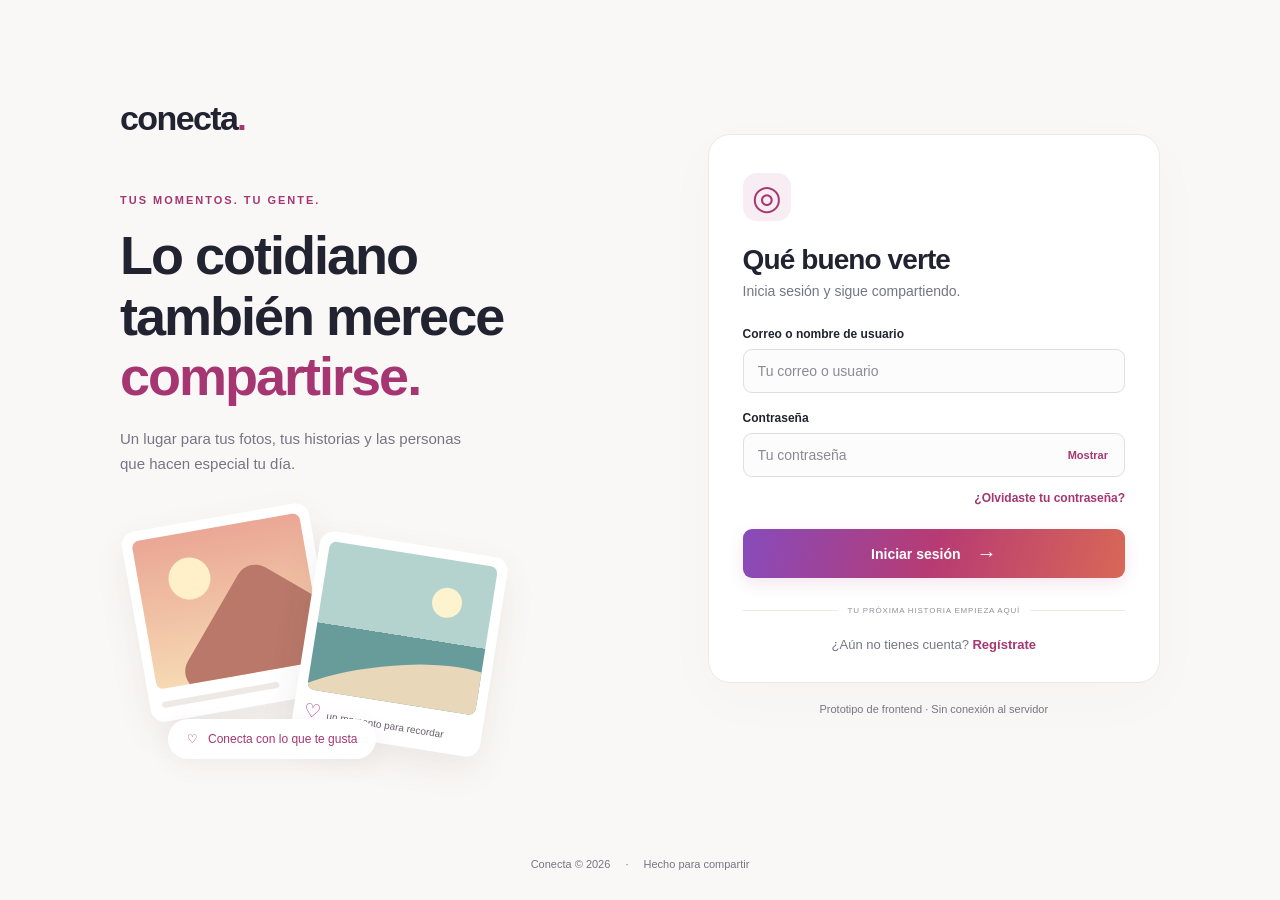
<file: index.html>
<!DOCTYPE html>
<html lang="es">
<head>
  <meta charset="UTF-8">
  <meta name="viewport" content="width=device-width, initial-scale=1.0">
  <title>Conecta · Iniciar sesión</title>
  <link rel="stylesheet" href="estilos.css">
  <script src="login.js" defer></script>
</head>
<body>
  <main class="pagina">
    <section class="presentacion" aria-labelledby="titulo-presentacion">
      <a class="marca" href="index.html">conecta<span>.</span></a>
      <p class="etiqueta">TUS MOMENTOS. TU GENTE.</p>
      <h1 id="titulo-presentacion">Lo cotidiano<br>también merece<br><span>compartirse.</span></h1>
      <p class="descripcion">Un lugar para tus fotos, tus historias y las personas que hacen especial tu día.</p>
      <div class="escena" aria-hidden="true">
        <div class="tarjeta tarjeta-atras"><div class="paisaje"><i class="sol"></i><i class="montana"></i></div><div class="linea"></div></div>
        <div class="tarjeta tarjeta-frente"><div class="mar"><i class="sol"></i><i class="ola"></i></div><div class="pie-foto"><span>♡</span> un momento para recordar</div></div>
        <span class="burbuja">♡ &nbsp; Conecta con lo que te gusta</span>
      </div>
    </section>

    <section class="acceso" aria-labelledby="titulo-login">
      <div class="panel">
        <span class="icono" aria-hidden="true">◎</span>
        <h2 id="titulo-login">Qué bueno verte</h2>
        <p class="subtitulo">Inicia sesión y sigue compartiendo.</p>

        <!-- El formulario es una demostración; todavía no autentica usuarios. -->
        <form id="formulario-login">
          <label for="usuario">Correo o nombre de usuario</label>
          <input id="usuario" name="usuario" type="text" placeholder="Tu correo o usuario" autocomplete="username" required maxlength="254">

          <label for="contrasena">Contraseña</label>
          <div class="campo-contrasena">
            <input id="contrasena" name="contrasena" type="password" placeholder="Tu contraseña" autocomplete="current-password" required>
            <button class="mostrar" id="mostrar-contrasena" type="button" aria-controls="contrasena" aria-pressed="false">Mostrar</button>
          </div>

          <button class="enlace recuperar" type="button" id="recuperar">¿Olvidaste tu contraseña?</button>
          <button class="boton-principal" type="submit">Iniciar sesión <span aria-hidden="true">→</span></button>
          <p id="estado" class="estado" role="status" aria-live="polite"></p>
        </form>

        <div class="separador"><span></span> TU PRÓXIMA HISTORIA EMPIEZA AQUÍ <span></span></div>
        <p class="registro">¿Aún no tienes cuenta? <a class="enlace" href="registro.html">Regístrate</a></p>
      </div>
      <p class="nota-demo">Prototipo de frontend · Sin conexión al servidor</p>
    </section>
  </main>
  <footer>Conecta © <span id="anio"></span> <span class="punto">·</span> Hecho para compartir</footer>
</body>
</html>
</file>
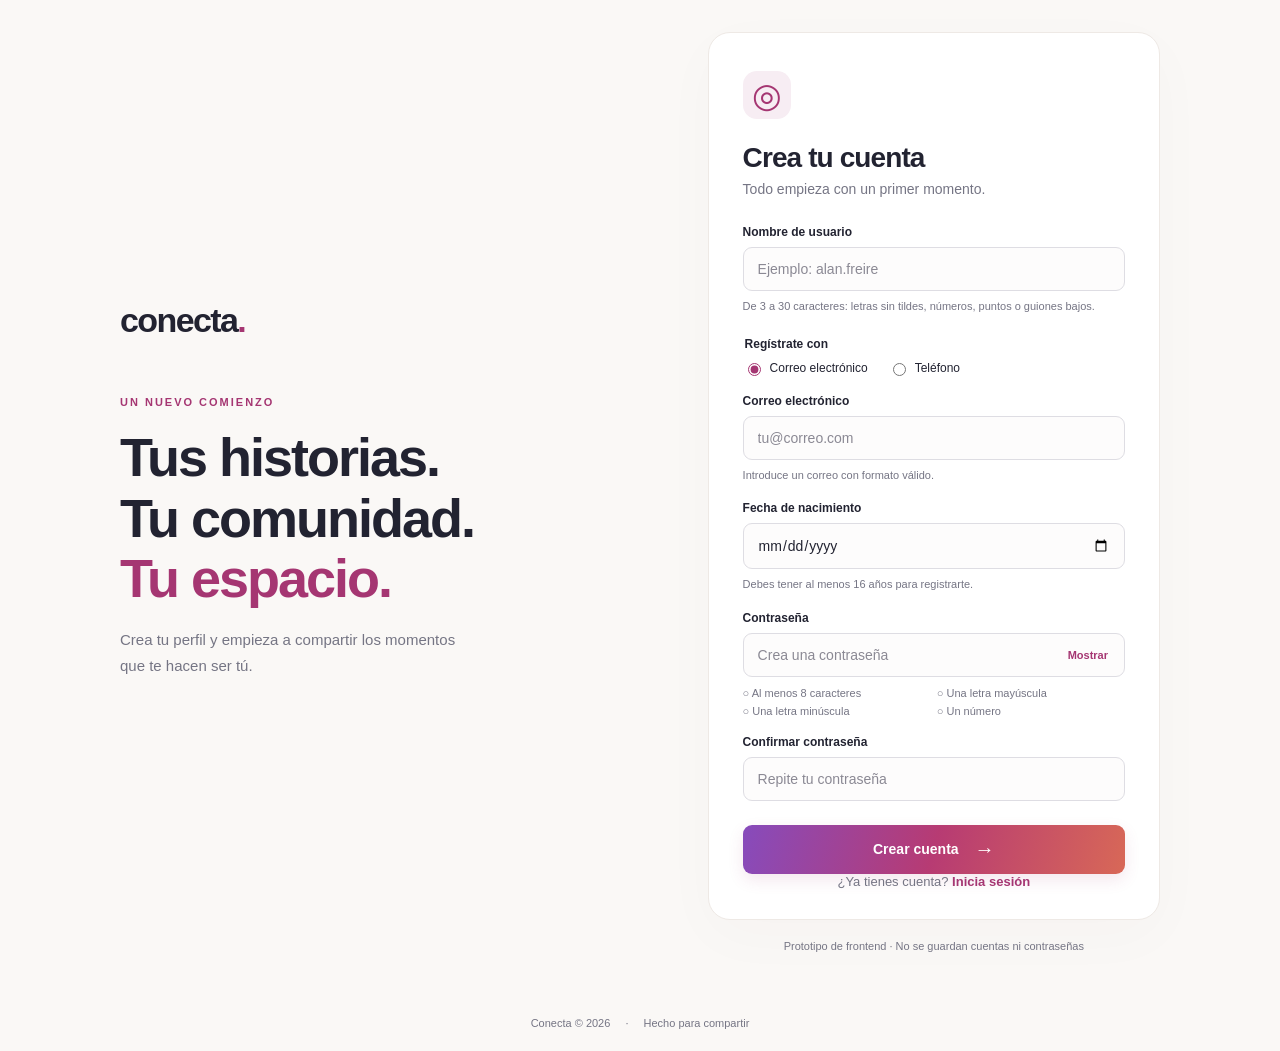
<file: registro.html>
<!DOCTYPE html>
<html lang="es">
<head>
  <meta charset="UTF-8">
  <meta name="viewport" content="width=device-width, initial-scale=1.0">
  <title>Conecta · Crear cuenta</title>
  <link rel="stylesheet" href="estilos.css">
  <script src="registro.js" defer></script>
</head>
<body>
  <main class="pagina pagina-registro">
    <section class="presentacion" aria-labelledby="bienvenida">
      <a class="marca" href="index.html">conecta<span>.</span></a>
      <p class="etiqueta">UN NUEVO COMIENZO</p>
      <h1 id="bienvenida">Tus historias.<br>Tu comunidad.<br><span>Tu espacio.</span></h1>
      <p class="descripcion">Crea tu perfil y empieza a compartir los momentos que te hacen ser tú.</p>
    </section>
    <section class="acceso" aria-labelledby="titulo-registro">
      <div class="panel">
        <span class="icono" aria-hidden="true">◎</span>
        <h2 id="titulo-registro">Crea tu cuenta</h2>
        <p class="subtitulo">Todo empieza con un primer momento.</p>
        <!-- Solo valida los datos: no los envía ni los guarda. -->
        <form id="formulario-registro">
          <label for="usuario">Nombre de usuario</label>
          <input id="usuario" name="usuario" autocomplete="username" placeholder="Ejemplo: alan.freire" minlength="3" maxlength="30" pattern="[A-Za-z0-9_.]{3,30}" aria-describedby="ayuda-usuario" required>
          <p class="ayuda" id="ayuda-usuario">De 3 a 30 caracteres: letras sin tildes, números, puntos o guiones bajos.</p>

          <fieldset class="opciones-contacto">
            <legend>Regístrate con</legend>
            <label><input type="radio" name="tipo-contacto" value="email" checked> Correo electrónico</label>
            <label><input type="radio" name="tipo-contacto" value="tel"> Teléfono</label>
          </fieldset>
          <label id="etiqueta-contacto" for="contacto">Correo electrónico</label>
          <input id="contacto" name="contacto" type="email" autocomplete="email" placeholder="tu@correo.com" maxlength="254" aria-describedby="ayuda-contacto" required>
          <p class="ayuda" id="ayuda-contacto">Introduce un correo con formato válido.</p>

          <label for="nacimiento">Fecha de nacimiento</label>
          <input id="nacimiento" name="nacimiento" type="date" autocomplete="bday" aria-describedby="ayuda-edad" required>
          <p class="ayuda" id="ayuda-edad"></p>

          <label for="contrasena">Contraseña</label>
          <div class="campo-contrasena">
            <input id="contrasena" name="contrasena" type="password" autocomplete="new-password" placeholder="Crea una contraseña" minlength="8" aria-describedby="reglas-contrasena" required>
            <button class="mostrar" id="mostrar-contrasena" type="button" aria-controls="contrasena" aria-pressed="false">Mostrar</button>
          </div>
          <ul class="reglas" id="reglas-contrasena">
            <li id="regla-longitud">○ Al menos 8 caracteres</li>
            <li id="regla-mayuscula">○ Una letra mayúscula</li>
            <li id="regla-minuscula">○ Una letra minúscula</li>
            <li id="regla-numero">○ Un número</li>
          </ul>

          <label for="confirmacion">Confirmar contraseña</label>
          <input id="confirmacion" name="confirmacion" type="password" autocomplete="new-password" placeholder="Repite tu contraseña" required>
          <button class="boton-principal crear-cuenta" type="submit">Crear cuenta <span aria-hidden="true">→</span></button>
          <p id="estado" class="estado" role="status" aria-live="polite"></p>
        </form>
        <p class="registro volver-login">¿Ya tienes cuenta? <a class="enlace" href="index.html">Inicia sesión</a></p>
      </div>
      <p class="nota-demo">Prototipo de frontend · No se guardan cuentas ni contraseñas</p>
    </section>
  </main>
  <footer>Conecta © <span id="anio"></span> <span class="punto">·</span> Hecho para compartir</footer>
</body>
</html>
</file>
<file: estilos.css>
/* HTML organiza los elementos; estas reglas controlan su apariencia. */
:root { --texto: #222331; --gris: #757584; --acento: #a53672; }
* { box-sizing: border-box; }
body { margin: 0; font-family: "Segoe UI", Arial, sans-serif; color: var(--texto); background: #faf8f6; }
button, input { font: inherit; }
button { cursor: pointer; }
.pagina { min-height: calc(100vh - 64px); max-width: 1120px; margin: auto; padding: 56px 40px 32px; display: grid; grid-template-columns: 1.1fr 1fr; gap: 90px; align-items: center; }
.marca { display: inline-block; font-size: 34px; font-weight: 800; letter-spacing: -1.6px; text-decoration: none; color: var(--texto); margin-bottom: 45px; }
.marca span { color: var(--acento); }
.etiqueta { font-size: 11px; font-weight: 700; letter-spacing: 2px; color: var(--acento); }
h1 { font-size: clamp(38px, 4.5vw, 54px); line-height: 1.12; letter-spacing: -2px; margin: 19px 0; font-weight: 650; }
h1 span { color: var(--acento); }
.descripcion { max-width: 350px; color: var(--gris); font-size: 15px; line-height: 1.7; }
.escena { position: relative; height: 260px; margin-top: 24px; }
.tarjeta { position: absolute; padding: 10px; background: white; border-radius: 14px; box-shadow: 0 14px 35px #48302c15; width: 190px; }
.tarjeta-atras { left: 15px; top: 15px; transform: rotate(-10deg); }
.tarjeta-frente { left: 185px; top: 42px; transform: rotate(9deg); }
.paisaje, .mar { position: relative; height: 150px; border-radius: 7px; overflow: hidden; }
.paisaje { background: linear-gradient(#eaa795, #f6d9b3); }
.sol { display: block; position: absolute; width: 42px; height: 42px; border-radius: 50%; background: #fff0c9; left: 30px; top: 25px; }
.montana { position: absolute; width: 190px; height: 140px; background: #b97869; transform: rotate(40deg); left: 45px; top: 80px; border-radius: 20px; }
.mar { background: linear-gradient(#b5d3ce 55%, #689c9b 55%); }
.mar .sol { width: 30px; height: 30px; background: #fdf3ce; left: 110px; top: 28px; }
.ola { position: absolute; width: 240px; height: 75px; bottom: -40px; left: -40px; background: #e9d7ba; border-radius: 50%; transform: rotate(-15deg); }
.linea { margin: 13px 2px 4px; height: 6px; width: 70%; background: #eee9e5; border-radius: 4px; }
.pie-foto { font-size: 10px; margin-top: 9px; color: #68616a; }
.pie-foto span { font-size: 19px; color: var(--acento); margin-right: 4px; }
.burbuja { position: absolute; bottom: 2px; left: 48px; padding: 13px 19px; border-radius: 30px; background: white; box-shadow: 0 6px 24px #48302c10; font-size: 12px; color: var(--acento); }
.panel { background: #fff; border: 1px solid #eee9e5; border-radius: 22px; padding: 38px 34px 30px; box-shadow: 0 16px 60px #48302c06; }
.icono { display: grid; place-items: center; width: 48px; height: 48px; background: #f7edf3; color: var(--acento); border-radius: 14px; font-size: 34px; }
h2 { font-size: 28px; letter-spacing: -0.9px; margin: 23px 0 7px; }
.subtitulo { color: var(--gris); font-size: 14px; margin: 0 0 28px; }
label { display: block; font-size: 12px; font-weight: 600; margin: 18px 0 8px; }
input { width: 100%; border: 1px solid #dedde3; border-radius: 9px; padding: 13px 14px; background: #fdfcfc; color: var(--texto); font-size: 14px; }
input::placeholder { color: #8b8994; }
input:focus { outline: 2px solid #a5367230; border-color: var(--acento); }
.campo-contrasena { position: relative; }
.campo-contrasena input { padding-right: 85px; }
.mostrar { position: absolute; right: 12px; top: 50%; transform: translateY(-50%); padding: 5px; border: 0; background: transparent; color: var(--acento); font-size: 11px; font-weight: 600; }
.enlace { border: 0; background: transparent; color: var(--acento); padding: 0; font-size: inherit; font-weight: 600; }
.enlace:hover { text-decoration: underline; }
.enlace { text-decoration: none; }
.pagina-registro { padding-top: 32px; }
.ayuda { font-size: 11px; color: #757584; line-height: 1.5; margin: 7px 0 0; }
.opciones-contacto { border: 0; padding: 0; margin: 22px 0 0; display: flex; flex-wrap: wrap; gap: 10px 20px; }
.opciones-contacto legend { font-size: 12px; font-weight: 600; margin-bottom: 9px; }
.opciones-contacto label { margin: 0; display: flex; align-items: center; gap: 6px; font-weight: 400; }
.opciones-contacto input { width: auto; accent-color: var(--acento); }
.reglas { list-style: none; padding: 0; margin: 10px 0 0; display: grid; grid-template-columns: 1fr 1fr; gap: 6px; font-size: 11px; color: #757584; }
.reglas .cumplida { color: #247348; }
.crear-cuenta { margin-top: 24px; }
.volver-login { margin-top: 24px; }
@media (max-width: 380px) { .reglas { grid-template-columns: 1fr; } }
.recuperar { display: block; margin: 14px 0 24px auto; font-size: 12px; }
.boton-principal { display: flex; justify-content: center; align-items: center; gap: 16px; width: 100%; padding: 13px; color: white; border: 0; border-radius: 9px; background: linear-gradient(105deg, #874bbc, #b73b73, #d86857); font-size: 14px; font-weight: 600; box-shadow: 0 6px 16px #a536721f; }
.boton-principal:hover { filter: brightness(1.08); }
.boton-principal span { font-size: 20px; }
.estado { font-size: 12px; line-height: 1.6; color: var(--acento); margin: 0; }
.estado:not(:empty) { margin-top: 14px; }
.separador { display: flex; align-items: center; gap: 10px; font-size: 8px; letter-spacing: .8px; color: #92909b; margin: 28px 0 22px; text-align: center; }
.separador span { flex: 1; height: 1px; background: #eee9e5; }
.registro { font-size: 13px; text-align: center; margin: 0; color: var(--gris); }
.nota-demo { font-size: 11px; text-align: center; color: var(--gris); margin-top: 20px; }
footer { text-align: center; color: var(--gris); font-size: 11px; padding: 22px 16px; }
.punto { margin: 0 12px; }
button:focus-visible, a:focus-visible { outline: 3px solid #a5367270; outline-offset: 4px; }
@media (max-width: 900px) { .pagina { gap: 35px; padding: 35px 24px; } .tarjeta-frente { left: 140px; } .tarjeta { width: 160px; } h1 { font-size: 40px; } .panel { padding: 30px 24px; } }
@media (max-width: 680px) { .pagina { display: block; max-width: 440px; padding: 28px 20px; min-height: calc(100vh - 64px); } .marca { margin-bottom: 24px; font-size: 30px; } .etiqueta, h1, .descripcion, .escena { display: none; } .panel { padding: 30px 24px; } h2 { font-size: 27px; } }
</file>
